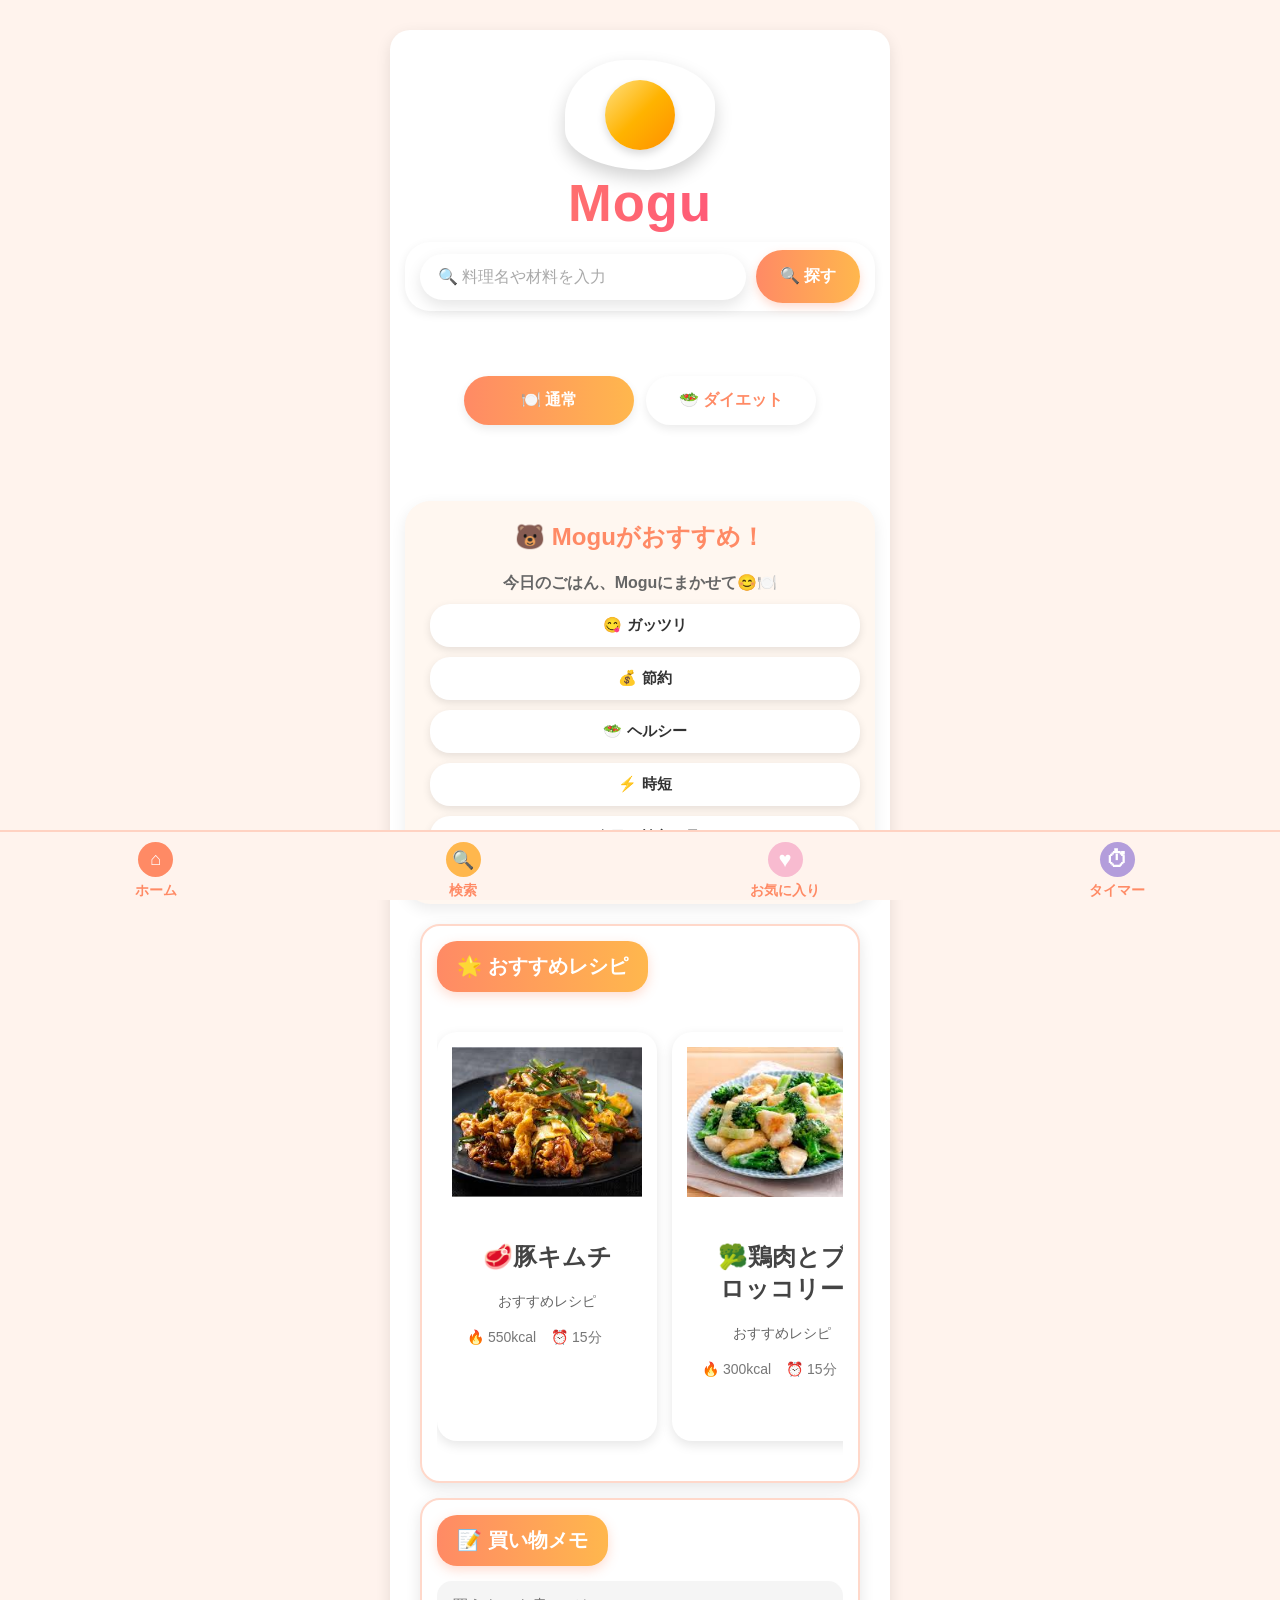
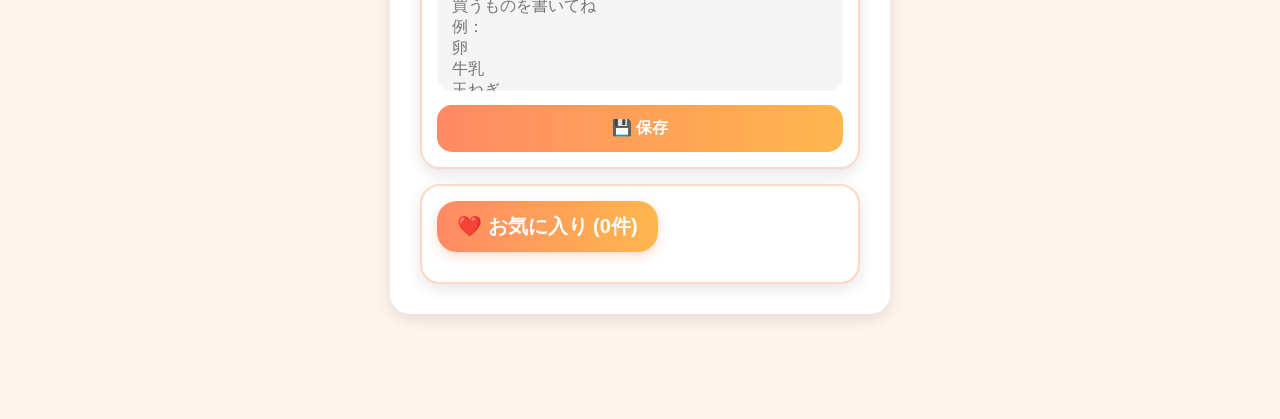
<file: index.html>
<!DOCTYPE html>
<html>

<head>

<link rel="manifest" href="manifest.json">

<meta name="theme-color" content="#ff8a65">

<link rel="apple-touch-icon" href="icons/mogu-192.png">

<link rel="icon" href="icons/mogu-192.png">

<meta name="viewport"
content="width=device-width, initial-scale=1.0">

<meta charset="UTF-8">

<title>Mogu</title>

<link rel="stylesheet" href="style.css">

</head>


<body>

<div class="card">

<div class="logo-area">

    <div class="mogu-logo">

        <div class="logo" id="home"></div>
        <div class="mogu-icon"></div>
        <div class="mogu-text">Mogu</div>

    </div>

</div>




<div id="searchPage">

<!-- レシピ検索 -->

<div class="search-area">

<input
id="searchBox"
placeholder="🔍 料理名や材料を入力"
oninput="searchRecipes()">

<button onclick="searchRecipes()">
🔍 探す
</button>

</div>


<div id="searchResult"></div>

</div>

<div id="moodResult"></div>

<div class="diet-switch">

<button id="normalBtn"
class="diet-btn active"
onclick="changeDietMode('normal')">

🍽️ 通常

</button>

<button id="dietBtn"
class="diet-btn"
onclick="changeDietMode('diet')">

🥗 ダイエット

</button>

</div>


<br><br>

<div class="mogu-box">

<h2 class="mogu-heading">
🐻 Moguがおすすめ！
</h2>

<p class="mogu-title">
今日のごはん、Moguにまかせて😊🍽️
</p>

<div class="mogu-buttons">

<div class="mood-buttons">

<button class="mogu-btn" onclick="moodMenu('ガッツリ')">
😋 ガッツリ
</button>

<button class="mogu-btn" onclick="moodMenu('節約')">
💰 節約
</button>

<button class="mogu-btn" onclick="moodMenu('ヘルシー')">
🥗 ヘルシー
</button>

<button class="mogu-btn" onclick="moodMenu('時短')">
⚡ 時短
</button>

</div>

<button class="mogu-btn recommend-btn" onclick="recommendMenu()">
🍽 今日の献立を見る
</button>

</div>

<div id="moguResult"></div>

</div>



<!-- おすすめ -->
<div class="section">


<h2>🌟 おすすめレシピ</h2>


<div id="recommend"></div>


</div>



<!-- 買い物 -->
<div class="section">

<h2>📝 買い物メモ</h2>

<textarea 
id="shoppingMemo"
placeholder="買うものを書いてね&#13;&#10;例：&#13;&#10;卵&#13;&#10;牛乳&#13;&#10;玉ねぎ"
></textarea>

<br>

<button onclick="saveMemo()">
💾 保存
</button>


</div>



<!-- お気に入り -->
<div class="section">


<h2 id="favorite-title">
❤️ お気に入り (0件)
</h2>


<div id="favorites"></div>


</div>


</div>

<div class="bottom-nav">

<button onclick="goHome()">
<span class="nav-icon home-icon">⌂</span>
ホーム
</button>

<button onclick="goSearch()">
<span class="nav-icon search-icon">🔍</span>
検索
</button>

<button onclick="goFavorite()">
<span class="nav-icon heart-icon">♥</span>
お気に入り
</button>

<button onclick="goTimer()">
<span class="nav-icon timer-icon">⏱</span>
タイマー
</button>

</div>

<script src="app.js"></script>

<div id="finishPopup" class="finish-popup">

    <div class="finish-card">

        <div class="finish-icon">🍳</div>

        <h2>完成！</h2>

        <p>おいしくできたかな？😋</p>

        <button onclick="closePopup()">OK</button>

    </div>

</div>

<script>
if ("serviceWorker" in navigator) {
  navigator.serviceWorker.register("./service-worker.js")
  .then(() => {
    console.log("Service Worker 登録成功");
  })
  .catch((error) => {
    console.log("登録失敗", error);
  });
}
</script>

</body>
</html>
</file>
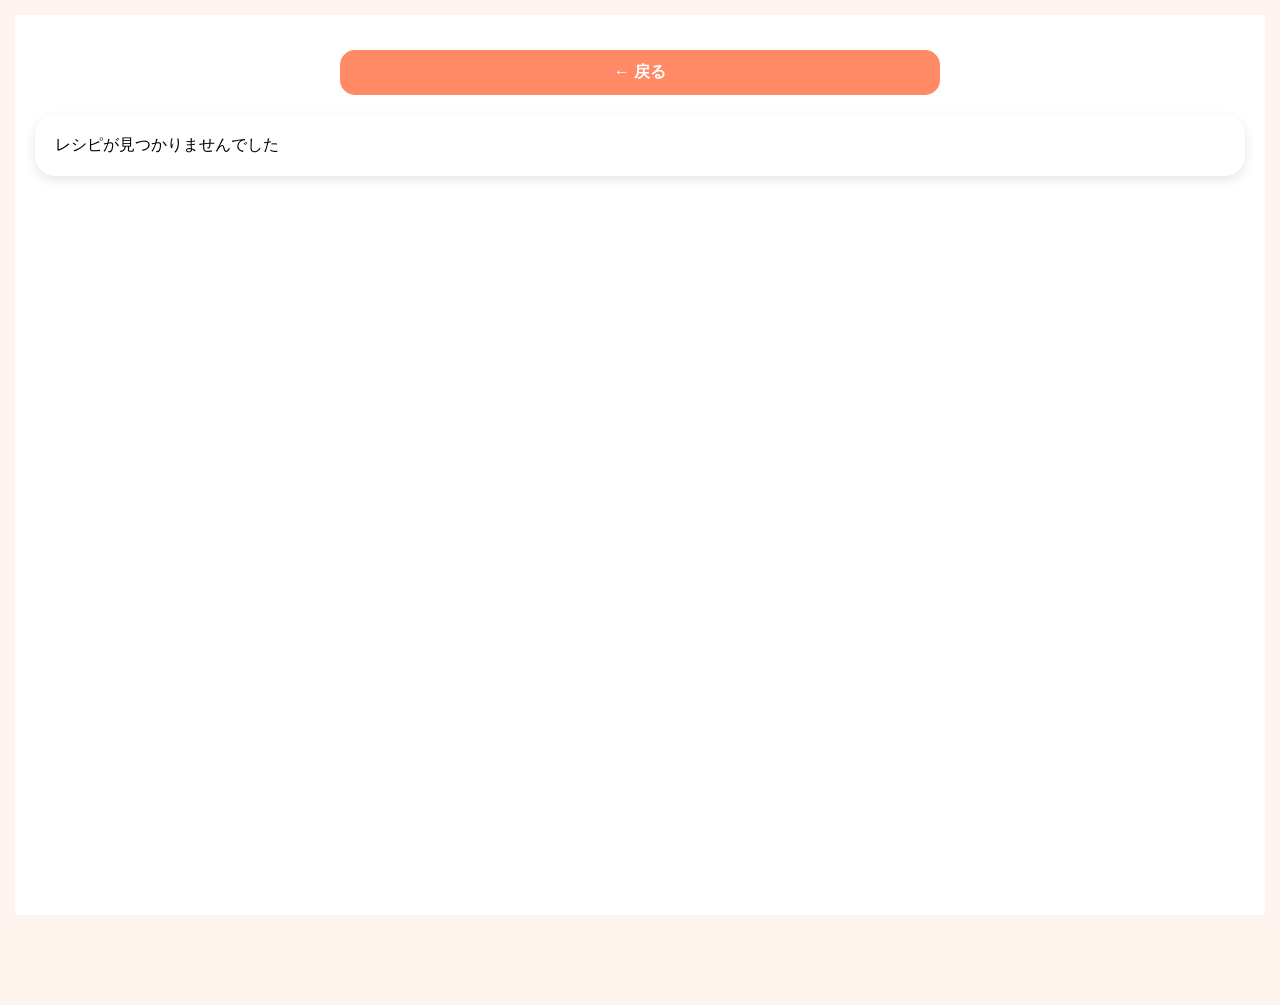
<file: recipe.html>
<!DOCTYPE html>
<html>

<head>

<link rel="manifest" href="manifest.json">

<meta name="theme-color" content="#ff8a65">

<meta name="viewport" content="width=device-width, initial-scale=1.0">

<meta charset="UTF-8">

<title>Mogu レシピ</title>

<link rel="stylesheet" href="style.css">

</head>


<body>


<div class="recipe-page">

<button class="back-btn" onclick="history.back()">
← 戻る
</button>


<div id="recipe-detail"></div>


</div>

<script>
alert("recipe.html読み込みOK");
</script>

<script src="app.js"></script>
<script src="recipe.js"></script>

<script>
console.log("recipe読み込み終了");
</script>


</body>

</html>
</file>
<file: style.css>
body{
    font-family:sans-serif;
    background:#fff3ed;
    padding:15px;
    margin:0;

    padding-bottom:90px;
}


/* 全体カード */
.card{
    background:white;
    max-width:520px;
    margin:auto;
    padding:20px;
    border-radius:25px;
    box-shadow:0 8px 25px rgba(0,0,0,0.12);
}


/* タイトル */

.logo-area{
    text-align:center;
    margin:15px 0 10px;
}

.logo-area h1{
    font-size:46px;
    color:#ff8a65;
    font-weight:900;
    letter-spacing:3px;
    margin-bottom:10px;
    text-shadow:2px 3px 6px rgba(0,0,0,0.15);
    font-family:"Arial Rounded MT Bold", sans-serif;
}

.logo-area p{
    font-size:17px;
    color:#777;
    font-weight:bold;
    letter-spacing:1px;
}


.subtitle{
    font-size:14px;
    color:#777;
    margin-top:8px;
    font-weight:normal;
}

/* 説明文 */
p{
    color:#555;
}


/* 各項目の箱 */
.section{

padding:18px;

margin-top:20px;

border-radius:25px;

background:linear-gradient(
135deg,
#fff8f4,
#ffe9df
);

border:2px solid #ffd8ca;

box-shadow:
0 8px 20px rgba(255,138,101,0.15);

}


/* 見出し */
h2{

    font-size:20px;

    margin-top:0;

    color:#444;

}



/* 入力欄 */

input{

    width:100%;

    box-sizing:border-box;

    padding:16px 18px;

    font-size:16px;

    border-radius:30px;

    border:none;

    background:white;

    box-shadow:0 4px 12px rgba(0,0,0,0.08);

    transition:0.2s;

}

input:focus{

outline:none;

box-shadow:0 0 0 4px rgba(255,138,101,0.25);

}

/* メモ欄 */

textarea{

    width:100%;

    height:110px;

    box-sizing:border-box;

    padding:15px;

    border-radius:15px;

    border:none;

    background:#f5f5f5;

    font-size:16px;

    resize:none;

}




/* セレクト */

select{

    width:100%;

    padding:15px;

    border-radius:15px;

    border:none;

    background:#f5f5f5;

    font-size:16px;

}




/* ボタン */

button{

    width:100%;

    padding:13px;

    margin-top:10px;

    border:none;

    border-radius:15px;

    background:linear-gradient(
    90deg,
    #ff8a65,
    #ffb74d
    );

    color:white;

    font-size:16px;

    font-weight:bold;

    cursor:pointer;

}


button:hover{

    transform:translateY(-3px);

}



/* 検索エリア */

.search-area{
    display:flex;
    align-items:center;
    gap:10px;
    background:white;
    border-radius:25px;
    padding:8px 15px;
    box-shadow:0 3px 10px rgba(0,0,0,0.08);
}

#searchResult{
    width:100%;
    display:block;
    margin-top:15px;
}



/* レシピ一覧カード */

.recipe-card{

    background:linear-gradient(
    135deg,
    #ffffff,
    #fff8f4
    );

    border-radius:25px;

    overflow:hidden;

    box-shadow:
    0 8px 20px rgba(0,0,0,0.12);

    transition:0.3s;

    margin-bottom:20px;
}


.recipe-card:hover{

    transform:
    translateY(-6px)
    scale(1.02);

    box-shadow:
    0 12px 25px rgba(0,0,0,0.18);

}


.recipe-image{

    width:100%;

    height:220px;

    object-fit:cover;

}


.recipe-card h3{

    font-size:20px;

    margin:15px;

    color:#444;

}


.recipe-card p{

    margin:15px;

    color:#666;

}

/* おすすめレシピ横並び */

#recommend{

    display:flex;

    gap:15px;

    overflow-x:auto;

    padding:10px 0;

}



.recommend-card{

    min-width:220px;

    background:white;

    border-radius:22px;

    overflow:hidden;

    padding:18px;

    margin:18px 0;

    box-shadow:0 8px 24px rgba(0,0,0,0.10);

    transition:0.25s;

}

.recommend-card:hover{

    transform:translateY(-5px);

    box-shadow:0 12px 28px rgba(0,0,0,0.15);

}

.recommend-card img{

    width:100%;

    height:150px;

    object-fit:cover;

}



.recommend-card h3{

    padding:10px;

    margin:0;

}



.recommend-card p{

    padding:0 10px 10px;

    font-size:14px;

}





/* 人気レシピ */

#popularRecipes{

    display:flex;

    flex-direction:column;

    gap:10px;

}





/* 結果表示 */

#result,
#searchResult,
#randomResult{

    margin-top:15px;

}





/* レシピ詳細 */

#recipe-detail{

    background:white;

    padding:20px;

    border-radius:20px;

    margin-top:20px;

    box-shadow:0 4px 12px rgba(0,0,0,0.1);

}



.recipe-detail-image{

    width:100%;

    border-radius:15px;

}





/* お気に入り */

#favorites{

    display:flex;

    flex-direction:column;

    gap:10px;

}





/* スマホ調整 */

@media(max-width:600px){

    body{

        padding:10px;

    }


.card{

    padding:15px;

    border-radius:20px;

    width:90%;

    max-width:500px;

    margin:auto;

    box-sizing:border-box;

}

    .header{

        font-size:22px;

    }


}

.mogu-logo{
    text-align:center;
}

.logo{

    text-align:center;

    animation:float 3s ease-in-out infinite;

    display:flex;

    flex-direction:column;

    align-items:center;
}

.mogu-icon{

    width:150px;
    height:110px;

    background:white;

    border-radius:
    45% 55% 50% 60% /
    55% 45% 60% 40%;

    position:relative;

    margin:0 auto;

    box-shadow:
    0 8px 18px rgba(0,0,0,0.18);
}

/* 黄身 */
.mogu-icon::before{

    content:"";

    width:70px;
    height:70px;

    background:linear-gradient(
        135deg,
        #ffe082,
        #ffb300,
        #ff8f00
    );

    border-radius:50%;

    position:absolute;

    top:20px;
    left:40px;

    box-shadow:
    0 4px 8px rgba(0,0,0,0.15);
}

.mogu-text{
    margin-top:4px;

    font-size:50px;

    transform:scale(1.05);

    font-weight:bold;

    font-family:
    "Arial Rounded MT Bold",
    "Hiragino Maru Gothic Pro",
    sans-serif;

    letter-spacing:1px;

    background:linear-gradient(
    90deg,
    #ff8a65,
    #ff4081
);

-webkit-background-clip:text;
background-clip:text;

color:transparent;
}

.mogu-logo h1{
    margin:0;
    font-size:48px;
    color:#ff8a65;
    font-weight:900;
    letter-spacing:2px;
    font-family:"Arial Rounded MT Bold","Trebuchet MS",sans-serif;
    text-shadow:2px 3px 6px rgba(0,0,0,0.12);
}

.mogu-icon span{
    position:absolute;
    color:#ff7b54;
    font-size:28px;
    font-weight:bold;
    font-family:sans-serif;
}

.logo{
    animation: float 3s ease-in-out infinite;
}


@keyframes float{

    0%{
        transform:translateY(0);
    }

    50%{
        transform:translateY(-6px);
    }

    100%{
        transform:translateY(0);
    }

}

.quick-menu{
    display:flex;
    justify-content:center;
    gap:15px;
    margin-top:25px;
    flex-wrap:wrap;
}


.quick-menu button{

    width:110px;
    height:110px;

    border:none;
    border-radius:25px;

    background:white;

    font-size:15px;

    font-weight:bold;

    color:#555;

    box-shadow:
    0 6px 15px rgba(0,0,0,0.12);

    cursor:pointer;

    transition:0.3s;
}


.quick-menu button:hover{

    transform:translateY(-5px);

}

.quick-menu{
    display:flex;
    justify-content:center;
    gap:15px;
    margin-top:25px;
    flex-wrap:wrap;
}


.quick-menu button{

    width:110px;
    height:110px;

    border:none;

    border-radius:25px;

    background:white;

    font-size:15px;

    font-weight:bold;

    color:#555;

    box-shadow:
    0 8px 18px rgba(0,0,0,0.12);

    cursor:pointer;

    transition:0.3s;
}


.quick-menu button:hover{

    transform:translateY(-6px);

}

.fridge-btn{
    background:#e3f2fd !important;
}

.today-btn{
    background:#fff3e0 !important;
}

.favorite-btn{
    background:#fce4ec !important;
    border-radius:50px;
    padding:8px 18px;
    border:none;
    cursor:pointer;
}

.quick-menu button:active{

    transform:
    translateY(-2px)
    scale(0.96);

}

#searchBox{

    width:280px;

    padding:14px 18px;

    border:none;

    border-radius:30px;

    background:white;

    font-size:16px;

    box-shadow:
    0 6px 15px rgba(0,0,0,0.1);

    outline:none;

    transition:0.3s;
}

#searchBox:focus{

    box-shadow:
    0 0 0 4px rgba(255,138,101,0.25),
    0 6px 15px rgba(0,0,0,0.1);

}

#searchBox::placeholder{

    color:#aaa;

}

.section h2{

    display:inline-block;

    padding:12px 20px;

    border-radius:20px;

    background:linear-gradient(
        90deg,
        #ff8a65,
        #ffb74d
    );

    color:white;

    box-shadow:
    0 4px 12px rgba(255,138,101,0.3);

    margin-bottom:15px;
}

@media (max-width:600px){

    .quick-menu{
        gap:10px;
    }

    .quick-menu button{

        width:95px;
        height:95px;

        font-size:13px;
    }

    .mogu-text{

        font-size:36px;
    }

    #searchBox{

        width:90%;
    }

    .recipe-image{

        height:180px;
    }

    .section h2{

font-size:20px;

padding:12px 20px;

}

}

.bottom-nav{

    position:fixed;

    bottom:0;

    left:0;

    width:100%;

    background:#fff3ed;

    display:flex;

    justify-content:space-around;

    padding:12px 0;

    border-top:2px solid #ffd2c2;

    z-index:999;
}

.bottom-nav{

    position:fixed;

    bottom:0;

    left:0;

    width:100%;

    height:70px;

    background:#fff3ed;

    display:flex;

    justify-content:space-around;

    align-items:center;

    border-top:2px solid #ffd2c2;

    z-index:99999;
}


.bottom-nav button{

    display:flex;

    flex-direction:column;

    align-items:center;

    background:transparent;

    color:#ff8a65;

    border:none;

    font-size:14px;

    font-weight:bold;

    padding:5px;

    box-shadow:none;

}

.nav-icon{

    width:35px;
    height:35px;
    border-radius:50%;

    display:flex;
    align-items:center;
    justify-content:center;

    margin-bottom:5px;

    color:white;
    font-size:18px;
}


/* ホーム */
.home-icon{
    background:#ff8a65;
}


/* 検索 */
.search-icon{
    background:#ffb74d;
}


/* お気に入り */
.heart-icon{
    background:#f8bbd0;
    font-size:22px;
}


/* タイマー */
.timer-icon{
    background:#b39ddb;
    font-size:22px;
}

/* カテゴリーだけ上の余白を調整 */
.category-buttons{
    margin-top:-15px;
}

#todaySetResult .recipe-card{

text-align:center;

padding:20px;

font-size:18px;

}

#todaySetResult hr{

border:none;

border-top:2px dashed #ffd2c2;

margin:15px 0;

}

#moodResult{

margin-top:20px;

}

#moodResult .recipe-card{

max-width:520px;

margin:auto;

}

.fridge-section{

background:linear-gradient(
135deg,
#eefbf0,
#d9f7df
);

border-radius:20px;

margin:15px;

padding:15px;

}

.fridge-section{

background:linear-gradient(
135deg,
#eefbf0,
#d9f7df
);

border-radius:20px;

margin:15px;

padding:15px;

}

.popular-section{

background:linear-gradient(
135deg,
#f5ecff,
#e5d4ff
);

border-radius:20px;

margin:15px;

padding:15px;

}

.recipe-status{

display:grid;

grid-template-columns:
1fr 1fr;

gap:10px;

margin:15px 0;

}

.recipe-status div{

background:linear-gradient(
135deg,
#fff0eb,
#ffe3d6
);

}

.recipe-count{

background:white;

border-radius:20px;

padding:15px;

margin:20px auto;

width:200px;

box-shadow:0 5px 15px rgba(0,0,0,0.1);

text-align:center;

}


.recipe-count p{

margin:0;

font-size:14px;

color:#777;

}


.recipe-count h2{

margin:5px 0 0;

font-size:32px;

color:#ff8a65;

}

.recipe-detail-image{

width:90%;

max-width:500px;

display:block;

margin:0 auto 15px;

border-radius:20px;

}


.section-title{

font-size:22px;

font-weight:bold;

margin-top:25px;

padding:10px;

background:#fff3e8;

border-radius:15px;

}


.ingredient-list,
.howto-list{

background:white;

padding:20px;

border-radius:15px;

box-shadow:0 4px 12px rgba(0,0,0,0.08);

}


.ingredient-list li{

margin-bottom:10px;

}


.howto-list li{

margin-bottom:15px;

line-height:1.6;

}

.favorite-btn{

margin:15px 0;

padding:12px 25px;

border:none;

border-radius:30px;

font-size:16px;

font-weight:bold;

background:#fff0f3;

color:#ff6b81;

cursor:pointer;

transition:0.3s;

box-shadow:0 4px 10px rgba(0,0,0,0.1);

}


.favorite-btn:hover{

transform:scale(1.05);

}


.favorite-btn.active{

background:#ff8a65;

color:white;

}

.card{

background:white;

border-radius:20px;

padding:15px;

margin:15px auto;

width:90%;

max-width:500px;

box-sizing:border-box;

box-shadow:0 5px 15px rgba(0,0,0,0.1);

cursor:pointer;

}


.card:hover{

transform:scale(1.02);

}


.card .recipe-image{

width:100%;

height:180px;

object-fit:cover;

border-radius:15px;

}


.card h3{

margin:10px 0;

font-size:20px;

}


.card p{

margin:5px 0;

color:#666;

}

.recommend-card{

background:white;

border-radius:20px;

overflow:hidden;

margin:15px 0;

box-shadow:0 5px 15px rgba(0,0,0,0.1);

cursor:pointer;

}


.recommend-image{

width:100%;

height:220px;

object-fit:cover;

}


.recommend-body{

padding:15px;

}


.recommend-body h3{

margin:0 0 8px;

font-size:20px;

}


.recommend-info{

display:flex;

gap:15px;

font-size:14px;

color:#777;

}

.section{

    background:white;

    border-radius:20px;

    padding:15px;

    margin:15px;

    box-shadow:0 5px 15px rgba(0,0,0,0.1);

}

/* ⏱ Moguタイマー */

.timer-box{

background:linear-gradient(
135deg,
#fff3ed,
#ffe0d2
);

border-radius:25px;

padding:20px;

margin:20px auto;

max-width:400px;

text-align:center;

box-shadow:
0 5px 15px rgba(0,0,0,0.1);

}


.timer-box h3{

color:#ff8a65;

font-size:22px;

margin-bottom:15px;

}


#timerMinutes{

width:70px;

padding:10px;

border-radius:15px;

border:2px solid #ffd2c2;

font-size:18px;

text-align:center;

}


.timer-box button{

background:#ff8a65;

color:white;

border:none;

border-radius:25px;

padding:10px 15px;

margin:8px 3px;

font-size:15px;

font-weight:bold;

cursor:pointer;

}


.timer-box button:hover{

transform:scale(1.05);

}


#timerDisplay{

width:200px;

height:200px;

border-radius:50%;

background:linear-gradient(
135deg,
#fff3e0,
#ffccbc
);

display:flex;

align-items:center;

justify-content:center;

margin:20px auto;

font-size:45px;

font-weight:bold;

color:#ff7043;

border:5px solid white;

box-shadow:
0 8px 20px rgba(255,138,101,0.25);

}

/* ⏱ タイマー飾り */

.timer-box{
    position:relative;
}

#timerDisplay{

    position:relative;

}

#timerDisplay::before{

    position:absolute;

    top:-45px;

    left:50%;

    transform:translateX(-50%);

    font-size:30px;

}

/* ⏱ タイマーボタン アイコン風 */

.timer-box .timer-btn{

width:60px;

height:60px;

border-radius:50%;

padding:0;

margin:8px;

font-size:24px;

display:inline-flex;

align-items:center;

justify-content:center;

background:linear-gradient(
135deg,
#ff8a65,
#ffb74d
);

box-shadow:
0 5px 12px rgba(255,138,101,0.3);

}

/* 下メニュー復活 */

.bottom-nav button{

background:transparent;

width:auto;

height:auto;

color:#ff8a65;

padding:5px;

box-shadow:none;

}


.home-icon{

background:#ff8a65 !important;

}


.search-icon{

background:#ffb74d !important;

}


.heart-icon{

background:#f8bbd0 !important;

}


.timer-icon{

background:#b39ddb !important;

}

/* ⏱ タイマー専用ボタン */

.timer-btn{

width:60px;

height:60px;

border-radius:50%;

padding:0;

margin:8px;

font-size:28px;

display:inline-flex;

align-items:center;

justify-content:center;

color:white;

box-shadow:
0 5px 12px rgba(0,0,0,0.15);

}


.timer-btn:first-child{

background:linear-gradient(
135deg,
#ff8a65,
#ffb74d
);

}


.timer-btn:nth-child(2){

background:linear-gradient(
135deg,
#f8bbd0,
#f48fb1
);

}


.reset-btn{

background:linear-gradient(
135deg,
#80cbc4,
#a5d6a7
);

}


.timer-btn:hover{

transform:scale(1.1);

}

.timer-buttons{

display:flex;

justify-content:center;

gap:15px;

margin-top:15px;

}

/* 完成ポップアップ */

.finish-popup{

position:fixed;

top:0;
left:0;

width:100%;
height:100%;

background:rgba(0,0,0,0.4);

display:none;

justify-content:center;
align-items:center;

z-index:999999;

}

.finish-card{

background:white;

padding:30px;

border-radius:25px;

text-align:center;

width:280px;

box-shadow:0 10px 25px rgba(0,0,0,0.2);

animation:popup 0.3s ease;

}

.finish-icon{

font-size:60px;

margin-bottom:10px;

}

.finish-card h2{

color:#ff8a65;

margin:10px 0;

}

.finish-card p{

color:#666;

margin-bottom:20px;

}

@keyframes popup{

from{

transform:scale(0.7);

opacity:0;

}

to{

transform:scale(1);

opacity:1;

}

}

#searchResult{
margin-top:15px;
padding:10px;
background:#fff;
border-radius:10px;
}

/* レシピ詳細画面 */

#recipeDetail{
    padding:20px;
}


.detail-card{
    background:white;
    border-radius:20px;
    padding:25px;
    max-width:600px;
    margin:20px auto;
    box-shadow:0 5px 20px rgba(0,0,0,0.15);
}


.detail-card h2{
    text-align:center;
    font-size:28px;
    margin-bottom:15px;
}


.recipe-image{
    width:100%;
    height:300px;
    object-fit:cover;
    border-radius:15px;
    margin-bottom:20px;
}


.detail-card p{
    font-size:16px;
    line-height:1.8;
}


.detail-card h3{
    border-left:6px solid #ff8a65;
    padding-left:10px;
    margin-top:25px;
}


.detail-card ul{
    background:#fff7f0;
    border-radius:15px;
    padding:20px 30px;
}


.detail-card li{
    margin-bottom:10px;
    font-size:16px;
}


.detail-card button{
    background:#ff8a65;
    color:white;
    border:none;
    border-radius:20px;
    padding:10px 20px;
    font-size:16px;
    cursor:pointer;
}


.detail-card button:hover{
    opacity:0.8;
}

/* 時間・カロリーカード */

.info-cards{
    display:flex;
    gap:15px;
    margin:20px 0;
}


.info-box{
    flex:1;
    background:#fff7f0;
    border-radius:15px;
    padding:15px;
    text-align:center;
}


.info-box span{
    font-size:30px;
}


.info-box p{
    margin:5px 0;
    font-size:14px;
    color:#666;
}


.info-box strong{
    font-size:22px;
    color:#ff7043;
}

/* スマホ対応 */

@media screen and (max-width:600px){

    body{
        padding:10px;
    }


    .detail-card{
        width:100%;
        padding:15px;
        margin:10px auto;
        border-radius:15px;
    }


    .recipe-image{
        height:220px;
    }


    .detail-card h2{
        font-size:22px;
    }


    .info-cards{
        flex-direction:column;
        gap:10px;
    }


    .info-box{
        width:100%;
    }


    .detail-card li{
        font-size:14px;
    }


    button{
        width:100%;
        padding:12px;
        font-size:16px;
    }

}

.mogu-box{
    background:#fff;
    border-radius:20px;
    padding:20px;
    margin:20px;
    text-align:center;
    box-shadow:0 5px 15px rgba(0,0,0,0.1);
}

.mogu-title{
    font-size:18px;
    font-weight:bold;
    margin:10px 0 20px;
}

.mogu-btn{
    background:#ff9800;
    color:white;
    border:none;
    padding:12px 25px;
    border-radius:30px;
    font-size:17px;
    cursor:pointer;
}

.mogu-btn:hover{
    background:#f57c00;
}

#moguResult{
    margin-top:20px;
    line-height:2;
    font-size:18px;
}

.mogu-box{
background:#fff7f0;
padding:20px;
border-radius:25px;
margin:20px 0;
box-shadow:0 5px 15px rgba(0,0,0,0.08);
}


.mogu-heading{
text-align:center;
color:#ff8a65;
font-size:24px;
}


.mogu-title{
text-align:center;
font-size:16px;
margin-bottom:15px;
}

.mogu-btn{
border:none;
border-radius:20px;
padding:12px 18px;
margin:5px;
font-size:15px;
background:white;
color:#333;
box-shadow:0 3px 8px rgba(0,0,0,0.1);
cursor:pointer;
}

.recommend-card{

background:white;

border-radius:20px;

padding:15px;

margin:15px 0;

box-shadow:0 5px 15px rgba(0,0,0,0.08);

text-align:center;

overflow:hidden;

}


.recommend-card h3{

color:#ff8a65;

font-size:20px;

margin-bottom:10px;

}


.recommend-card p{

margin:8px;

font-size:14px;

}


.recommend-card button{

background:#ff8a65;

color:white;

border:none;

border-radius:20px;

padding:10px 20px;

font-size:14px;

cursor:pointer;

}

.mini-info{

display:flex;

justify-content:center;

gap:15px;

margin:10px 0;

font-size:14px;

}


.recommend-card button{

margin:5px;

}

.mini-info{
display:flex;
justify-content:center;
gap:10px;
flex-wrap:wrap;
margin:10px 0;
font-size:14px;
}


.mini-info span{
background:#fff7f0;
padding:8px 12px;
border-radius:15px;
white-space:nowrap;
}


.recommend-card{
width:100%;
box-sizing:border-box;
overflow:hidden;
}

.recommend-card{

width:100%;

max-width:100%;

box-sizing:border-box;

overflow:hidden;

}

#moguResult{

width:100%;

box-sizing:border-box;

overflow:hidden;

}

.recommend-card *{

max-width:100%;

box-sizing:border-box;

}


.mini-info{

display:flex;

flex-direction:column;

align-items:center;

gap:8px;

}


.mini-info span{

display:block;

width:90%;

text-align:center;

}


.recommend-card button{

width:90%;

max-width:250px;

}

.mogu-box,
#moguResult,
.recommend-card{

width:100%;

max-width:100%;

box-sizing:border-box;

}


.recommend-card{

margin-left:0;

margin-right:0;

}

*{
box-sizing:border-box;
}

.recipe-image{

width:100%;

height:220px;

object-fit:cover;

border-radius:20px;

margin:15px 0;

display:block;

}

.favorite-btn.active{

background:#ff8a65;

color:white;

}

.recommend-card h3{

font-size:24px;

font-weight:bold;

margin:15px 0 10px;

color:#444;

}

.category-tag{

display:inline-block;

background:#FFF3E0;

color:#ff8a65;

padding:6px 14px;

border-radius:20px;

font-size:13px;

font-weight:bold;

margin-bottom:12px;

}

.recommend-actions{

display:flex;

gap:10px;

justify-content:center;

margin-top:15px;

flex-wrap:wrap;

}

.detail-card h2{

text-align:center;

font-size:28px;

margin:15px 0;

color:#444;

}

.detail-card h3{

margin-top:25px;

padding-bottom:8px;

border-bottom:2px solid #FFD8C2;

color:#ff8a65;

font-size:22px;

}

.detail-card ul{

background:#FFF9F5;

padding:15px 20px;

border-radius:15px;

list-style:none;

margin-top:10px;

}

.search-area{

display:flex;

gap:10px;

align-items:center;

}

.search-area input{

flex:1;

margin:0;

}

.search-area button{

width:auto;

margin-top:0;

padding:16px 24px;

border-radius:30px;

background:linear-gradient(
90deg,
#ff8a65,
#ffb74d
);

box-shadow:0 4px 10px rgba(255,138,101,0.3);

transition:0.2s;

}

.search-area button:hover{

transform:translateY(-2px);

}

.search-area button:active{

transform:scale(0.97);

}

#dietMode{

width:220px;

padding:12px 18px;

margin:15px auto;

display:block;

border:none;

border-radius:30px;

background:white;

font-size:16px;

font-weight:bold;

color:#ff8a65;

box-shadow:0 4px 12px rgba(0,0,0,0.08);

cursor:pointer;

}

.diet-switch{

display:flex;

justify-content:center;

gap:12px;

margin:20px 0;

}

.diet-btn{

width:170px;

padding:14px 20px;

border:none;

border-radius:30px;

background:#ffffff;

color:#ff8a65;

font-size:16px;

font-weight:bold;

box-shadow:0 4px 10px rgba(0,0,0,0.08);

cursor:pointer;

transition:0.2s;

}

.diet-btn.active{

background:linear-gradient(
90deg,
#ff8a65,
#ffb74d
);

color:white;

}

.diet-btn:hover{

transform:translateY(-2px);

}

.diet-btn:active{

transform:scale(0.97);

}

.favorite-heart{
    color:#aaa;
    transition:0.3s;
}

.favorite-btn.active .favorite-heart{
    color:#ff4d6d;
}

.favorite-heart{
    color:#aaa;
    transition:0.3s;
}

.favorite-btn.active .favorite-heart{
    color:#ff4d6d;
}

.recommend-card{
    transition:0.2s ease;
    cursor:pointer;
    box-shadow:0 4px 12px rgba(0,0,0,0.1);
}

.recommend-card:hover{
    transform:translateY(-5px);
    box-shadow:0 8px 20px rgba(0,0,0,0.15);
}

.recommend-card:active{
    transform:translateY(-2px) scale(0.98);
}


.back-btn{

border:none;

background:#ff8a65;

color:white;

padding:10px 18px;

border-radius:20px;

font-size:16px;

margin-bottom:15px;

}

.recipe-page{
    display:block;
    min-height:100vh;
    background:#fff;
    padding:20px;
}


.detail-card{
    background:white;
    border-radius:20px;
    overflow:hidden;
}


.detail-card h2{
    font-size:26px;
    margin-top:20px;
}


.recipe-description{
    color:#666;
}


.recipe-image{
    width:100%;
    height:300px;
    object-fit:cover;
}

.timer-setting{

display:flex;

justify-content:center;

align-items:center;

gap:20px;

margin:15px;

}


.timer-setting button{

width:45px;

height:45px;

border-radius:50%;

border:none;

font-size:25px;

background:#ffccbc;

}


#timerMinutes{

font-size:28px;

font-weight:bold;

}


.timer-buttons{

display:flex;

justify-content:center;

gap:10px;

}


.timer-btn{

padding:12px 18px;

border-radius:25px;

border:none;

background:#ff8a65;

color:white;

font-size:14px;

}



.ingredient-list li{

background:#fff;

border-radius:12px;

padding:12px 15px;

margin-bottom:8px;

display:flex;

justify-content:space-between;

box-shadow:
0 3px 8px rgba(0,0,0,0.08);

}


.ingredient-name{

font-weight:bold;

color:#555;

}


.ingredient-amount{

color:#ff8a65;

font-weight:bold;

}

/* 作り方 */

.howto-list{

display:flex;

flex-direction:column;

gap:12px;

}


.howto-item{

display:flex;

align-items:flex-start;

gap:12px;

background:white;

padding:15px;

border-radius:15px;

box-shadow:
0 3px 8px rgba(0,0,0,0.08);

}


.step-number{

width:32px;

height:32px;

border-radius:50%;

background:#ff8a65;

color:white;

display:flex;

align-items:center;

justify-content:center;

font-weight:bold;

flex-shrink:0;

}


.howto-item p{

margin:5px 0;

line-height:1.6;

}

/* レシピ詳細ページ スマホ対応 */

.detail-card{
    width:90%;
    max-width:600px;
    margin:20px auto;
    background:white;
    border-radius:20px;
    padding:20px;
    box-shadow:0 4px 12px rgba(0,0,0,0.1);
}


.recipe-image{
    width:100%;
    max-width:100%;
    height:auto;
    border-radius:15px;
    object-fit:cover;
}


.detail-card h2{
    font-size:24px;
    margin:15px 0;
}


.detail-card h3{
    margin-top:25px;
}


.detail-card ul,
.detail-card ol{
    padding-left:20px;
}


.detail-card li{
    line-height:1.8;
    margin-bottom:8px;
}


/* 戻るボタン */

.back-btn{
    width:90%;
    max-width:600px;
    margin:15px auto;
    display:block;
    padding:12px;
    border:none;
    border-radius:15px;
    font-size:16px;
}


/* スマホ用 */

@media(max-width:600px){

.detail-card{

    width:calc(100% - 30px);
    padding:15px;
    border-radius:18px;

}


.detail-card h2{

    font-size:22px;

}


.detail-card p{

    font-size:15px;

}


.detail-card li{

    font-size:14px;

}

}

.recipe-detail{

    max-width:700px;

    margin:20px auto;

    background:#fff;

    border-radius:25px;

    overflow:hidden;

    box-shadow:0 8px 25px rgba(0,0,0,.12);

}

.recipe-image{

    width:100%;

    height:250px;

    object-fit:cover;

}

.recipe-title{

    font-size:30px;

    font-weight:bold;

    padding:20px;

}

.info-row{

    display:grid;

    grid-template-columns:repeat(4,1fr);

    gap:12px;

    margin:20px;

}

.info-box{

    background:#fff5ef;

    border-radius:18px;

    padding:15px 10px;

    text-align:center;

    font-weight:bold;

    box-shadow:0 3px 8px rgba(0,0,0,.08);

}

.ingredients,
.steps{

    margin:20px;

    padding:20px;

    background:#fafafa;

    border-radius:20px;

}

.ingredients li,
.steps li{

    margin-bottom:12px;

}

.image-area{

    position:relative;

}

.favorite-btn{

    position:absolute;

    top:15px;

    right:15px;

    width:50px;

    height:50px;

    border:none;

    border-radius:50%;

    background:white;

    display:flex;

    align-items:center;

    justify-content:center;

    padding:0;

    line-height:1;

    font-size:22px;

    cursor:pointer;

    box-shadow:0 4px 10px rgba(0,0,0,.2);

    transition:.2s;

}

.favorite-btn:hover{

    transform:scale(1.1);

}

.info-box small{

    color:#666;

    font-size:12px;

}

.step-list{

    margin-top:15px;

}

.step-item{

    display:flex;

    align-items:flex-start;

    gap:15px;

    margin-bottom:18px;

}

.step-number{

    width:35px;

    height:35px;

    background:#ff8a65;

    color:white;

    border-radius:50%;

    display:flex;

    justify-content:center;

    align-items:center;

    font-weight:bold;

    flex-shrink:0;

}

.step-text{

    line-height:1.8;

    padding-top:6px;

}

.servings-card{

    margin:20px;

    padding:15px;

    background:#fff5ef;

    border-radius:18px;

}

.servings-card label{

    display:block;

    font-weight:bold;

    margin-bottom:10px;

}

@media (max-width:600px){

    body{
        width:100%;
        overflow-x:hidden;
    }


    .recipe-detail{
        width:90%;
        margin:20px auto;
        border-radius:20px;
    }


    .recipe-image{
        width:100%;
        height:auto;
        border-radius:20px 20px 0 0;
    }


    .recipe-title{
        font-size:24px;
        text-align:center;
    }


    .info-row{
        display:grid;
        grid-template-columns:repeat(2,1fr);
        gap:10px;
    }


    .info-box{
        font-size:16px;
        padding:10px;
    }


    .person-control{

    display:flex;

    align-items:center;

    justify-content:center;

    gap:15px;

    width:100%;

    margin:15px auto;

}


    .ingredients,
    .steps{
        padding:15px;
    }


    .step-item{
        display:flex;
        gap:10px;
    }


    .favorite-btn{
        width:45px;
        height:45px;
        font-size:20px;
    }

}

#personCount{

    width:auto;
    min-width:40px;

    height:auto;

    border:none;

    background:transparent;

    padding:0;

    margin:0;

    text-align:center;

    font-size:20px;

    font-weight:bold;

}
</file>
